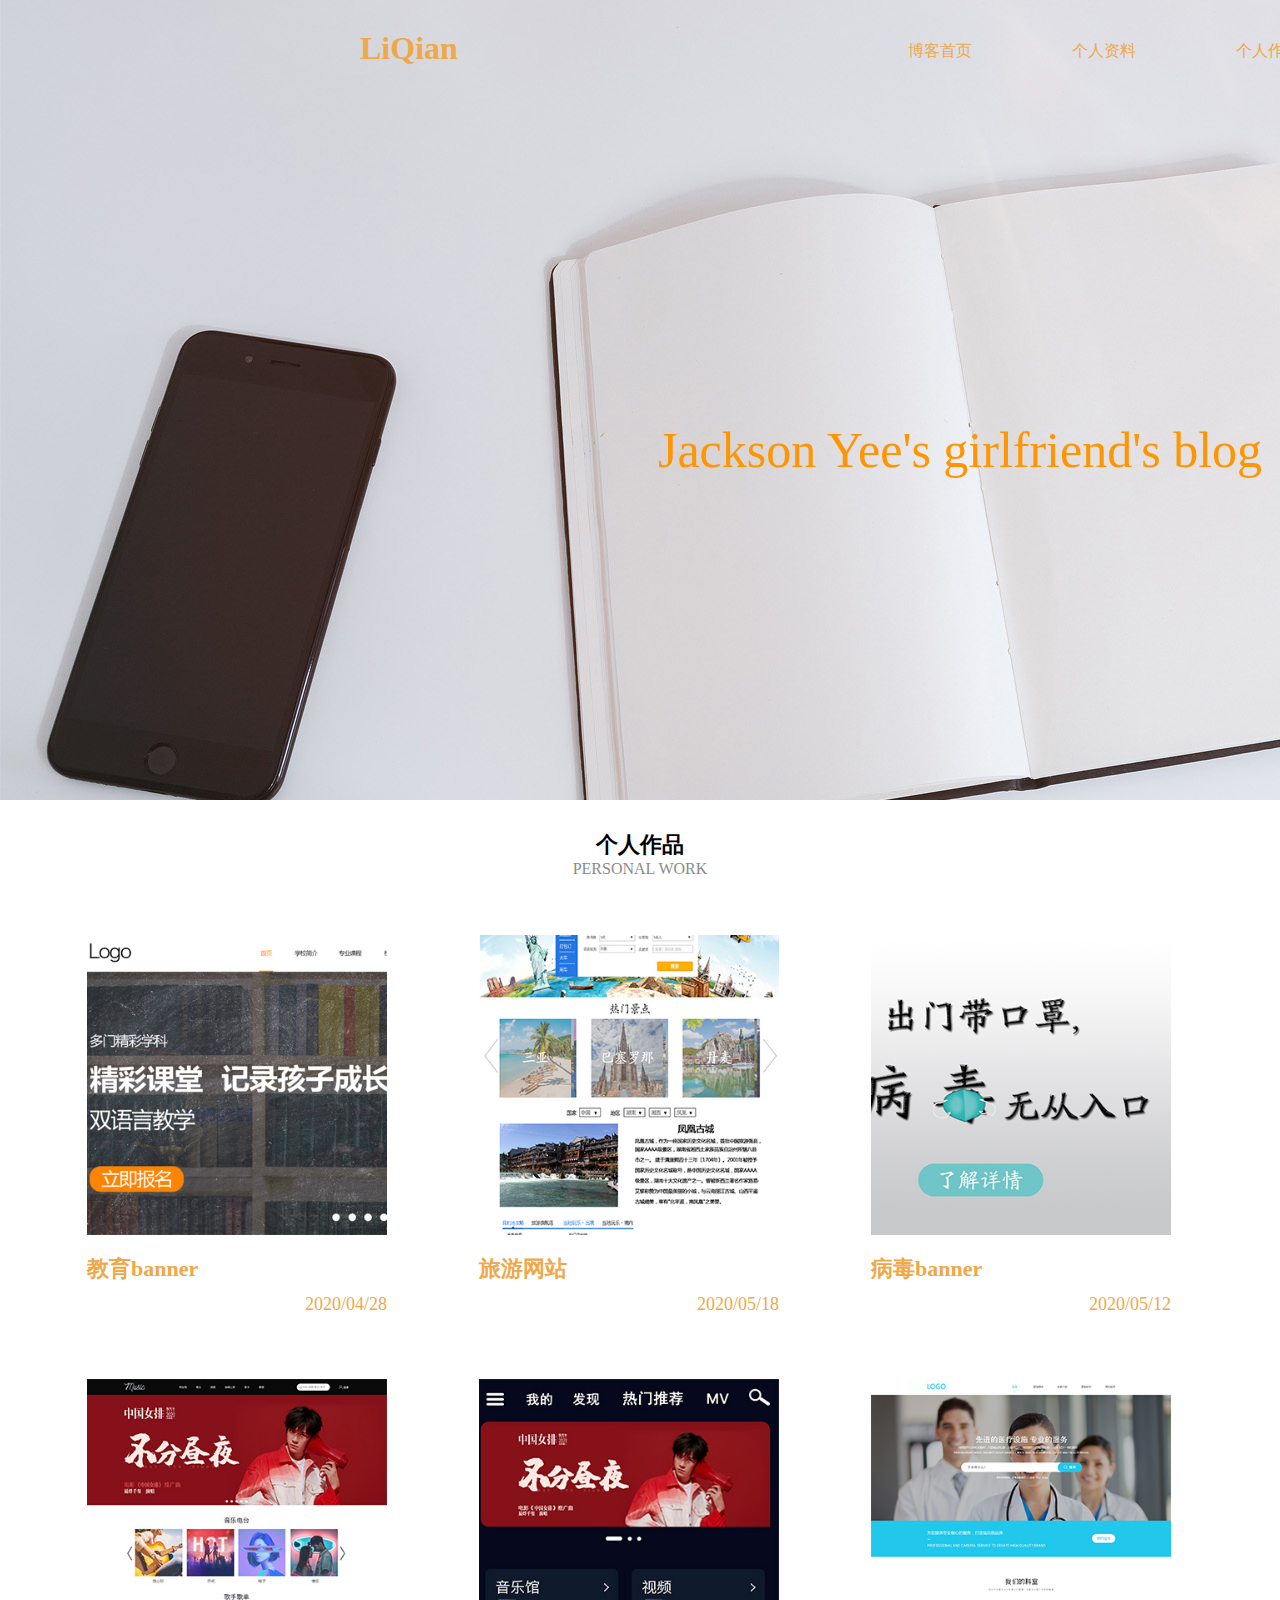
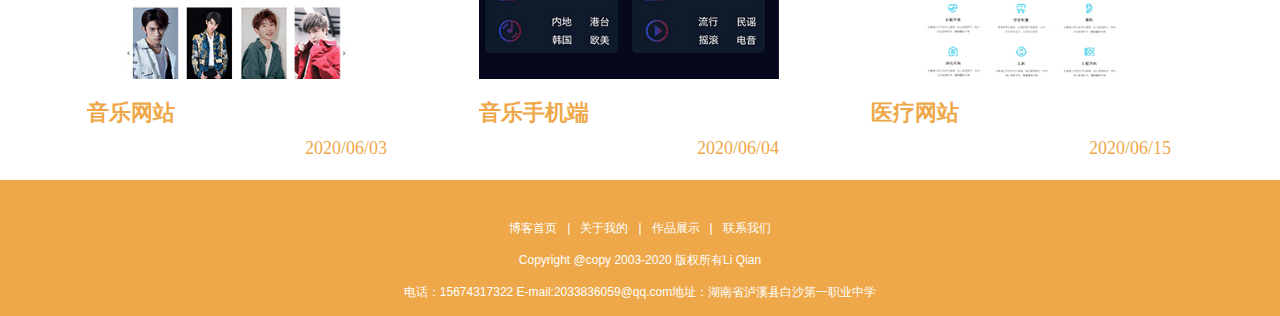
<file: index.html>
<!DOCTYPE html>
<html lang="en">
<head>
    <meta charset="UTF-8">
    <meta name="viewport" content="width=device-width, initial-scale=1.0">
    <title>Jackson Yee's girlfriend's blog</title>
    <link rel="stylesheet" href="css/index.css">
</head>
<body>
    <div class="top">
        <div class="top-1">
            <h1>LiQian</h1>
            <ul>
                <li><a href="index.html">博客首页</a></li>
                <li><a href="#">个人资料</a></li>
                <li><a href="#">个人作品</a></li>
                <li><a href="#">联系方式</a></li>
            </ul>
        </div>
        <div class="banner">
            <p>Jackson Yee's girlfriend's blog</p>
        </div>
    </div>
    <div class="main">
        <div class="main-2">
            <div class="main1">
                <dl>
                    <dt>个人作品</dt>
                    <dd>PERSONAL WORK</dd>
                </dl>
            </div>
            <div class="main2">
                <a href="01.html"> <img src="images/1.jpg" alt="" width="300px"></a>
                <dl>
                    <dt>教育banner</dt>
                    <dd>2020/04/28</dd>
                </dl>
            </div>
            <div class="main2">
                <a href="03.html"> <img src="images/3.jpg" alt="" width="300px"></a>
                <dl>
                    <dt>旅游网站</dt>
                    <dd>2020/05/18</dd>
                </dl>
            </div>
            <div class="main2">
                <a href="02.html"> <img src="images/2.jpg" alt="" width="300px"></a>
                <dl>
                    <dt>病毒banner</dt>
                    <dd>2020/05/12</dd>
                </dl>
            </div>
            <div class="main2">
                <a href="06.html"> <img src="images/6.jpg" alt="" width="300px"></a>
                <dl>
                    <dt>音乐网站</dt>
                    <dd>2020/06/03</dd>
                </dl>
            </div>
            <div class="main2">
                <a href="05.html"> <img src="images/5.jpg" alt="" width="300px"></a>
                <dl>
                    <dt>音乐手机端</dt>
                    <dd>2020/06/04</dd>
                </dl>
            </div>
            <div class="main2">
                <a href="04.html"> <img src="images/4.jpg" alt="" width="300px"></a>
                <dl>
                    <dt>医疗网站</dt>
                    <dd>2020/06/15</dd>
                </dl>
            </div>
        </div>
    </div>
    <div class="footer">
        <div class="footer-1">
			<p class="f-f">
				<a href="#">博客首页</a>&nbsp;&nbsp;&nbsp;|&nbsp;&nbsp;
				<a href="#">关于我的</a>&nbsp;&nbsp;&nbsp;|&nbsp;&nbsp;
				<a href="#">作品展示</a>&nbsp;&nbsp;&nbsp;|&nbsp;&nbsp;
				<a href="#">联系我们</a>
			</p>
			<p>Copyright @copy 2003-2020  版权所有Li Qian</p>
			<p>电话：15674317322 E-mail:2033836059@qq.com地址：湖南省泸溪县白沙第一职业中学</p>
        </div>
    </div>
</body>
</html>
</file>
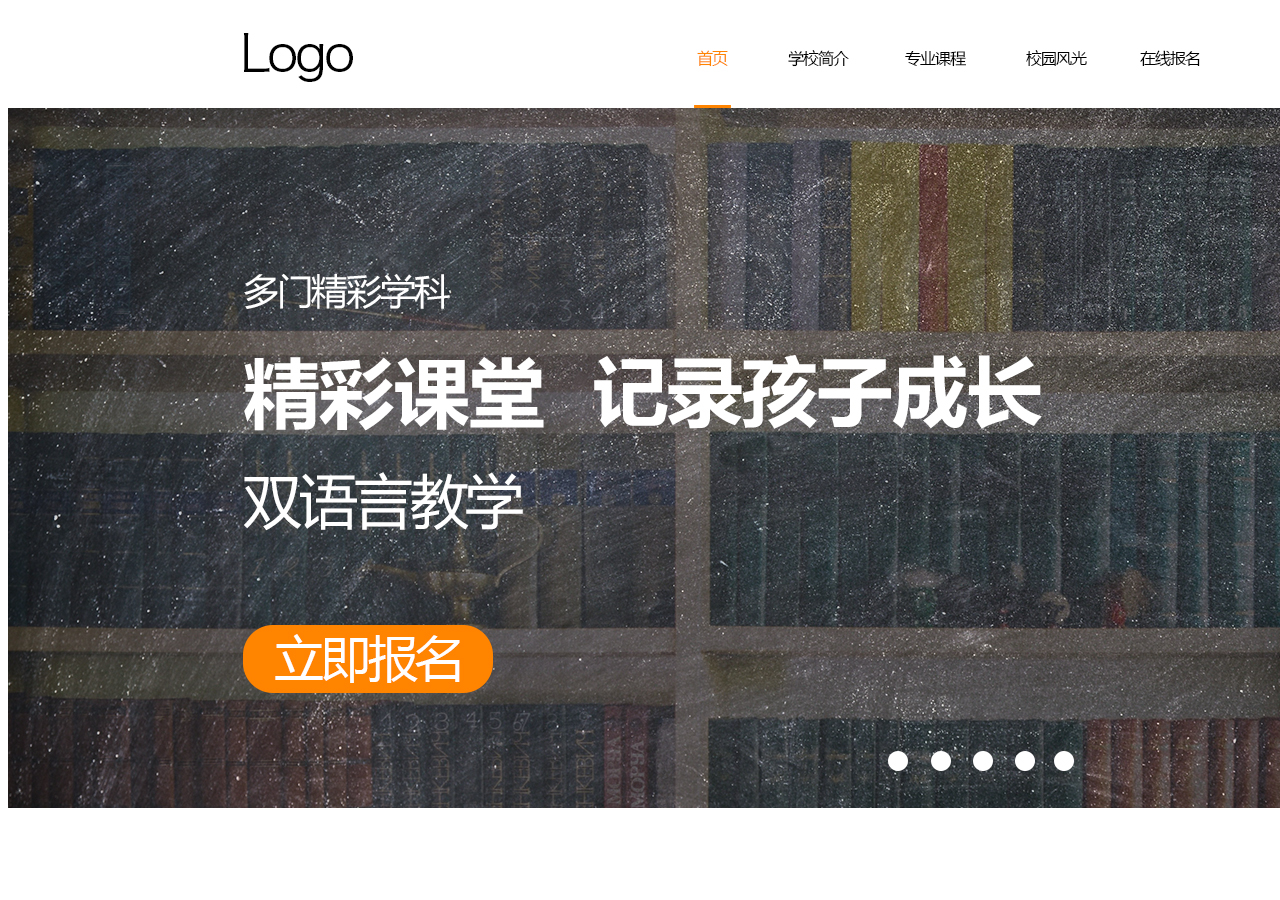
<file: 01.html>
<!DOCTYPE html>
<html lang="en">
<head>
    <meta charset="UTF-8">
    <meta name="viewport" content="width=device-width, initial-scale=1.0">
    <title>01</title>
</head>
<body>
    <img src="images/01.jpg" alt="">
</body>
</html>
</file>
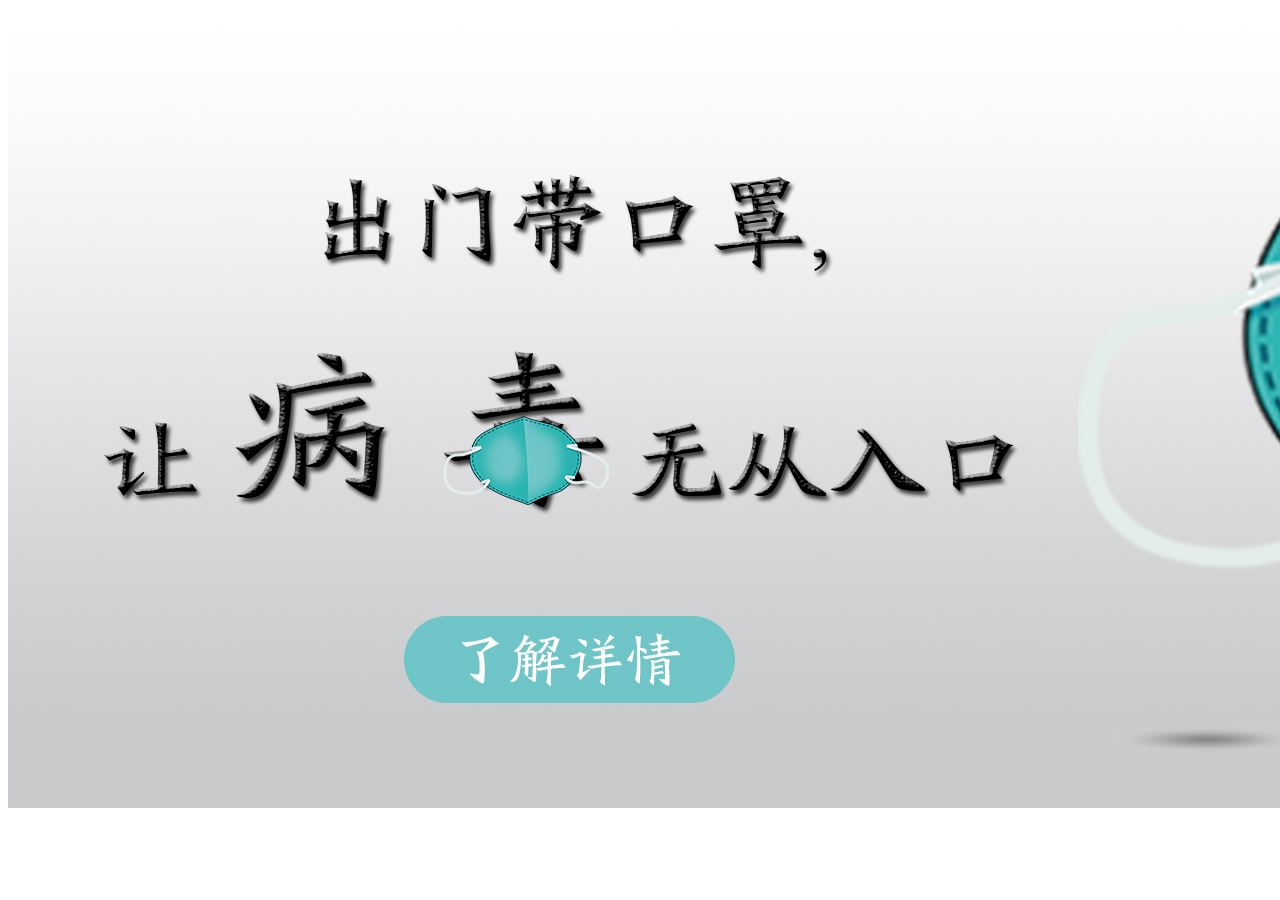
<file: 02.html>
<!DOCTYPE html>
<html lang="en">
<head>
    <meta charset="UTF-8">
    <meta name="viewport" content="width=device-width, initial-scale=1.0">
    <title>02</title>
</head>
<body>
    <img src="images/02.jpg" alt="">
</body>
</html>
</file>
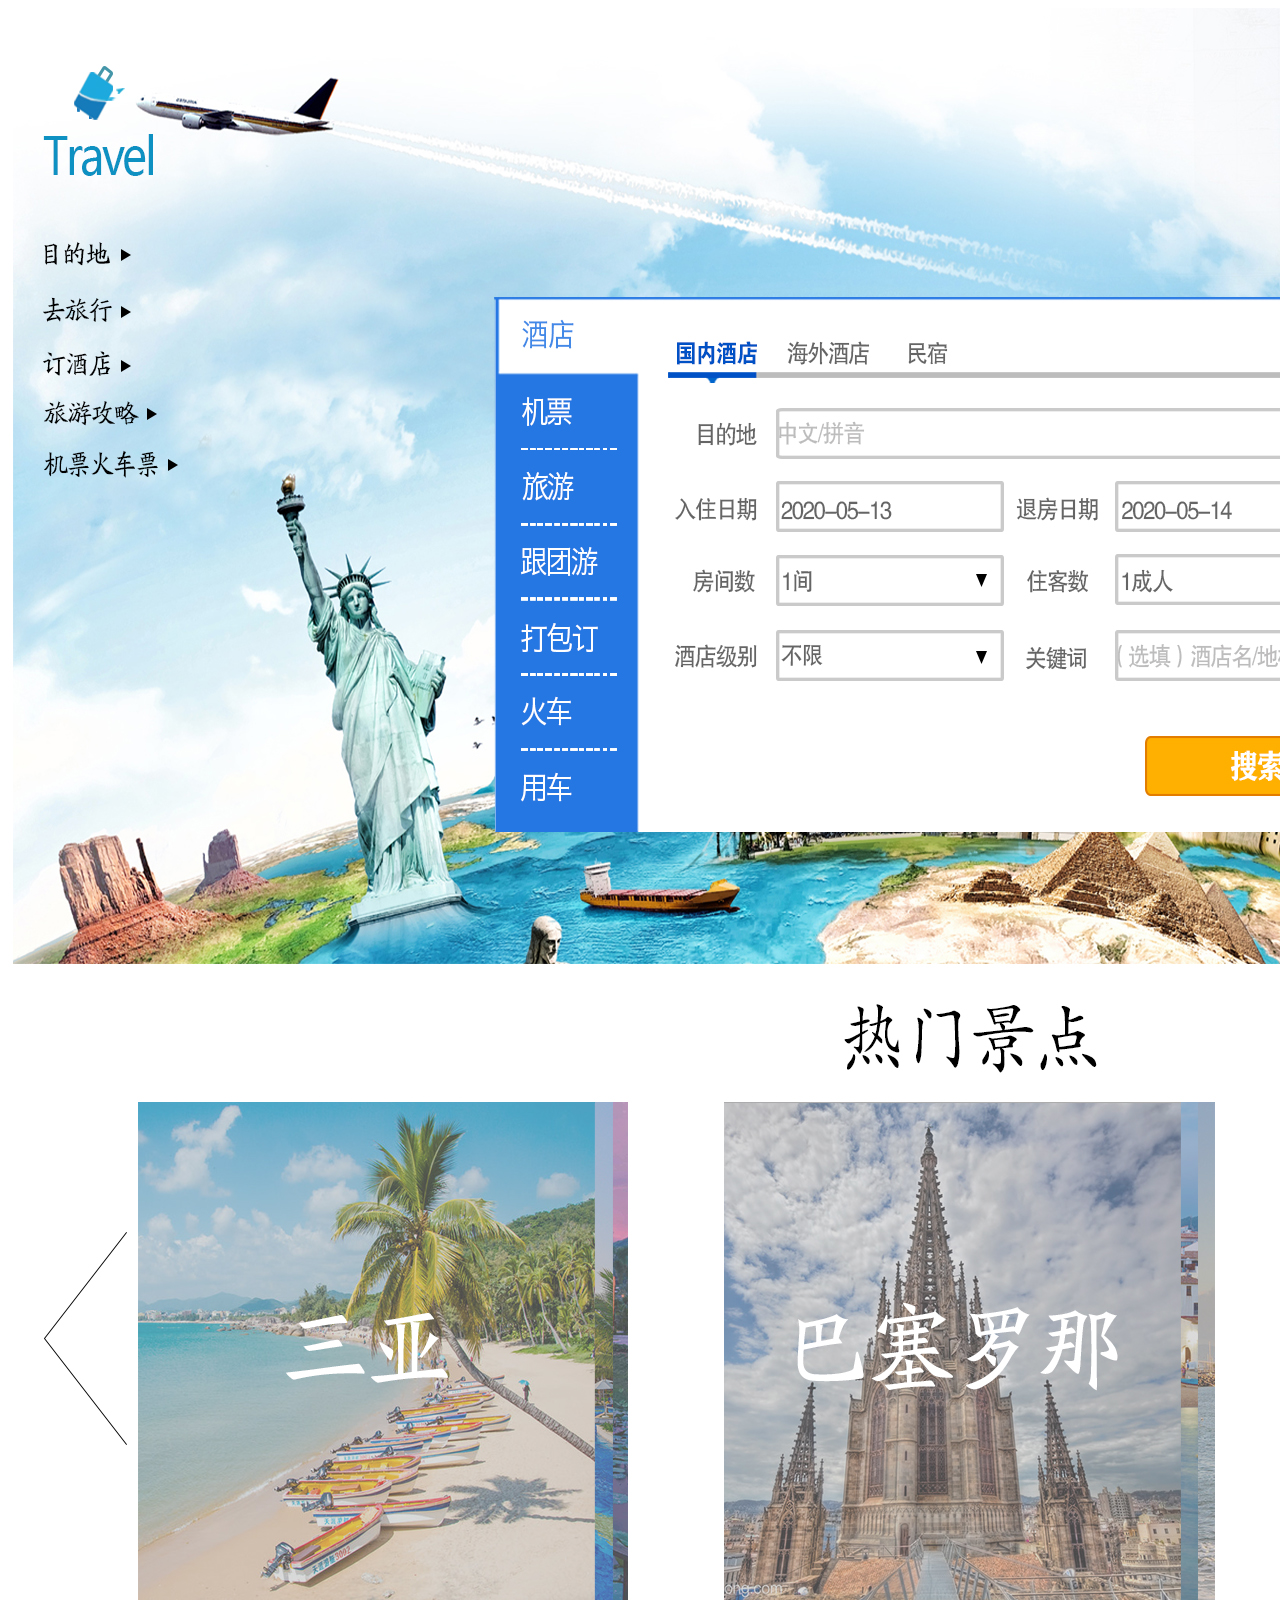
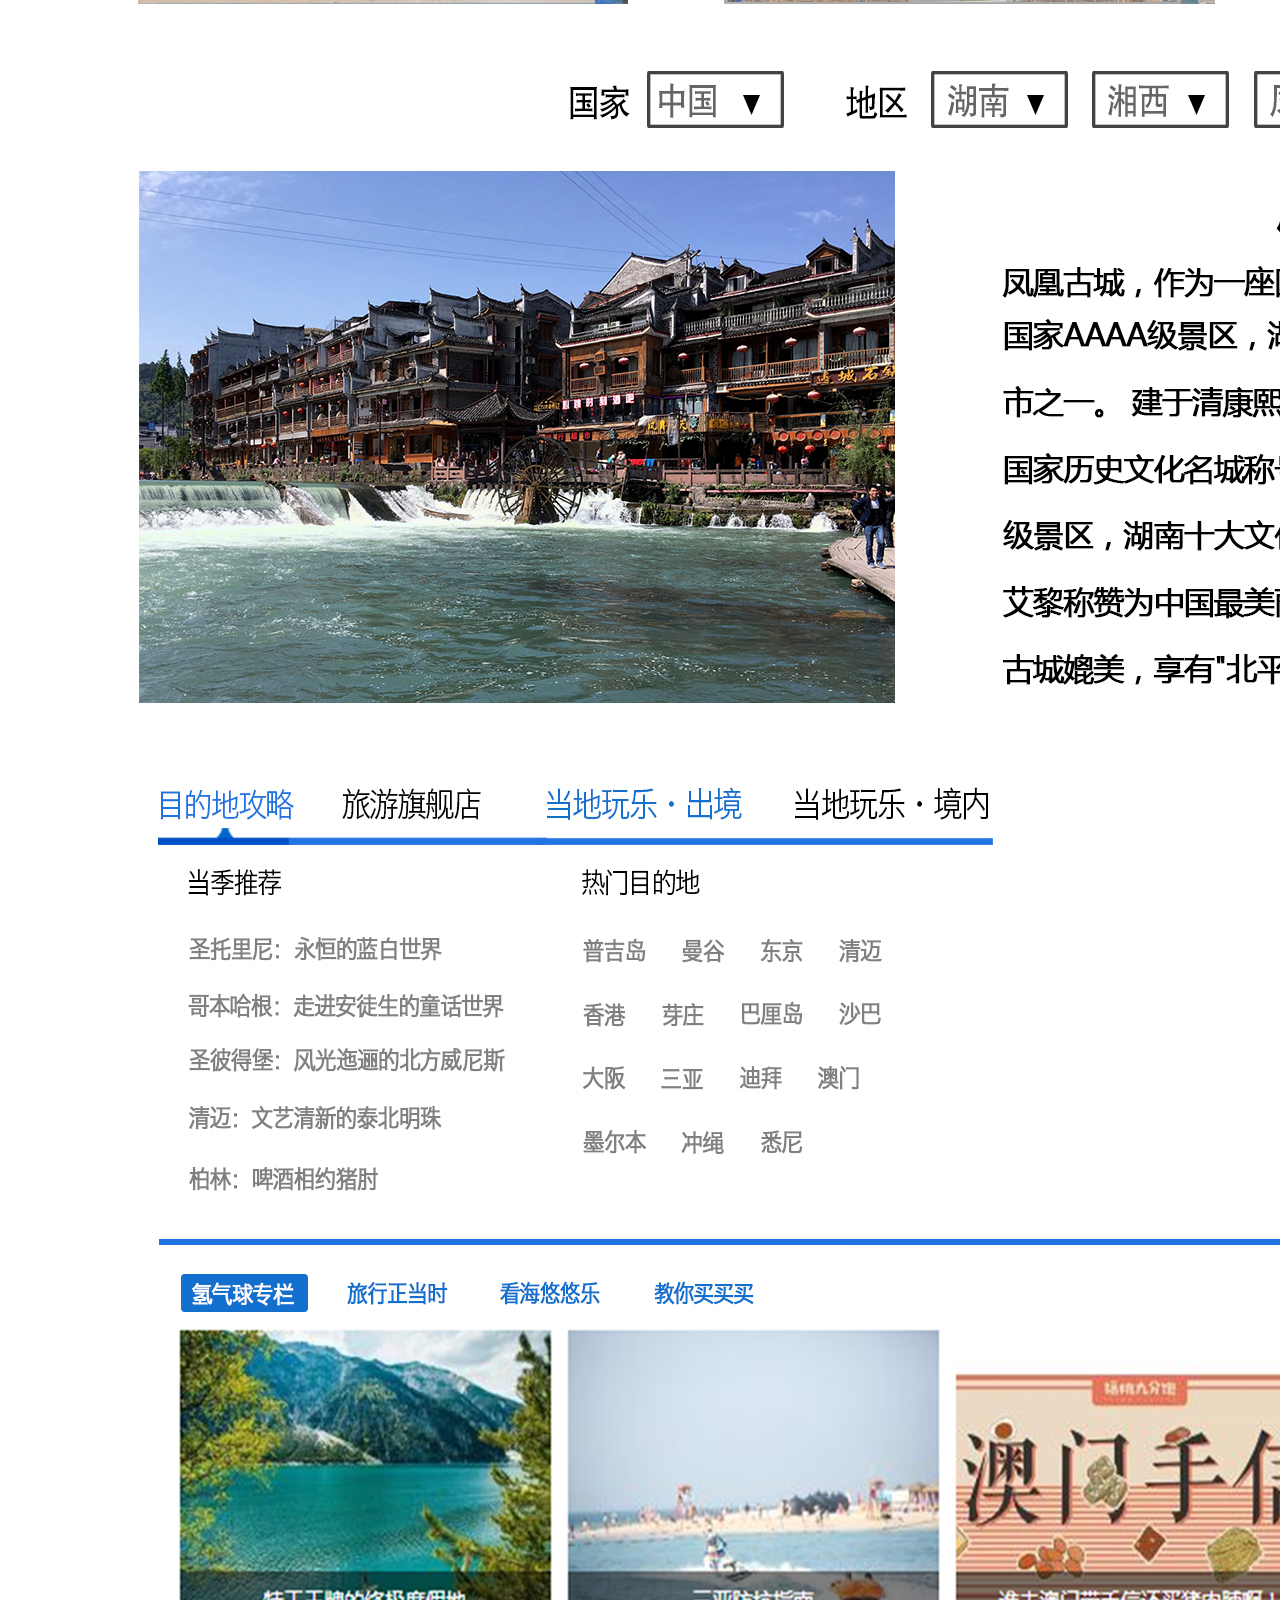
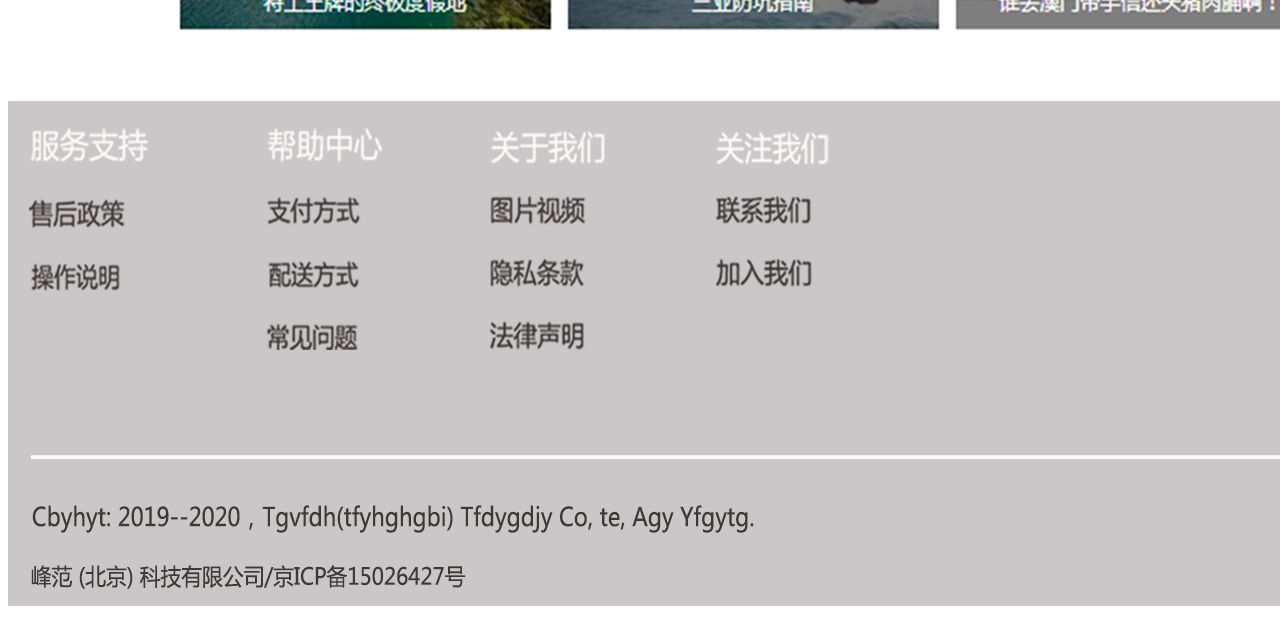
<file: 03.html>
<!DOCTYPE html>
<html lang="en">
<head>
    <meta charset="UTF-8">
    <meta name="viewport" content="width=device-width, initial-scale=1.0">
    <title>03</title>
</head>
<body>
    <img src="images/03.jpg" alt="">
</body>
</html>
</file>
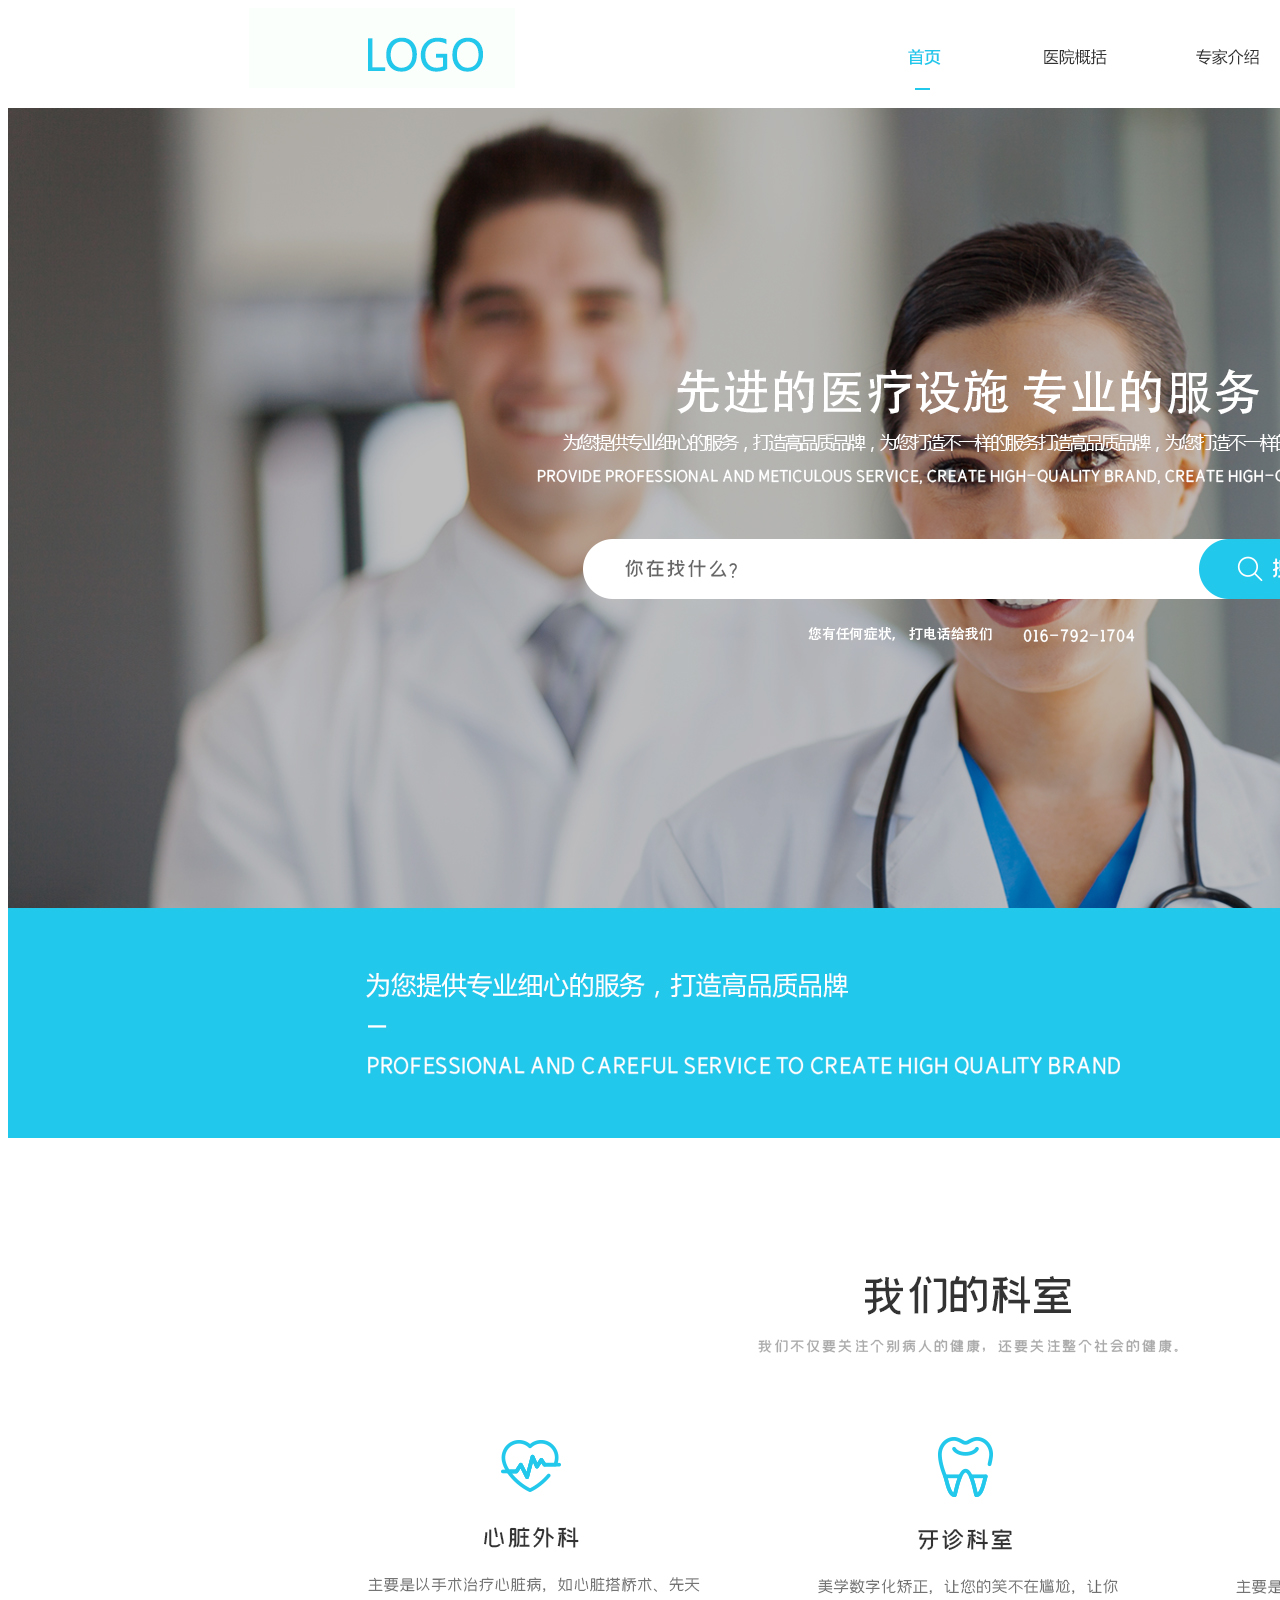
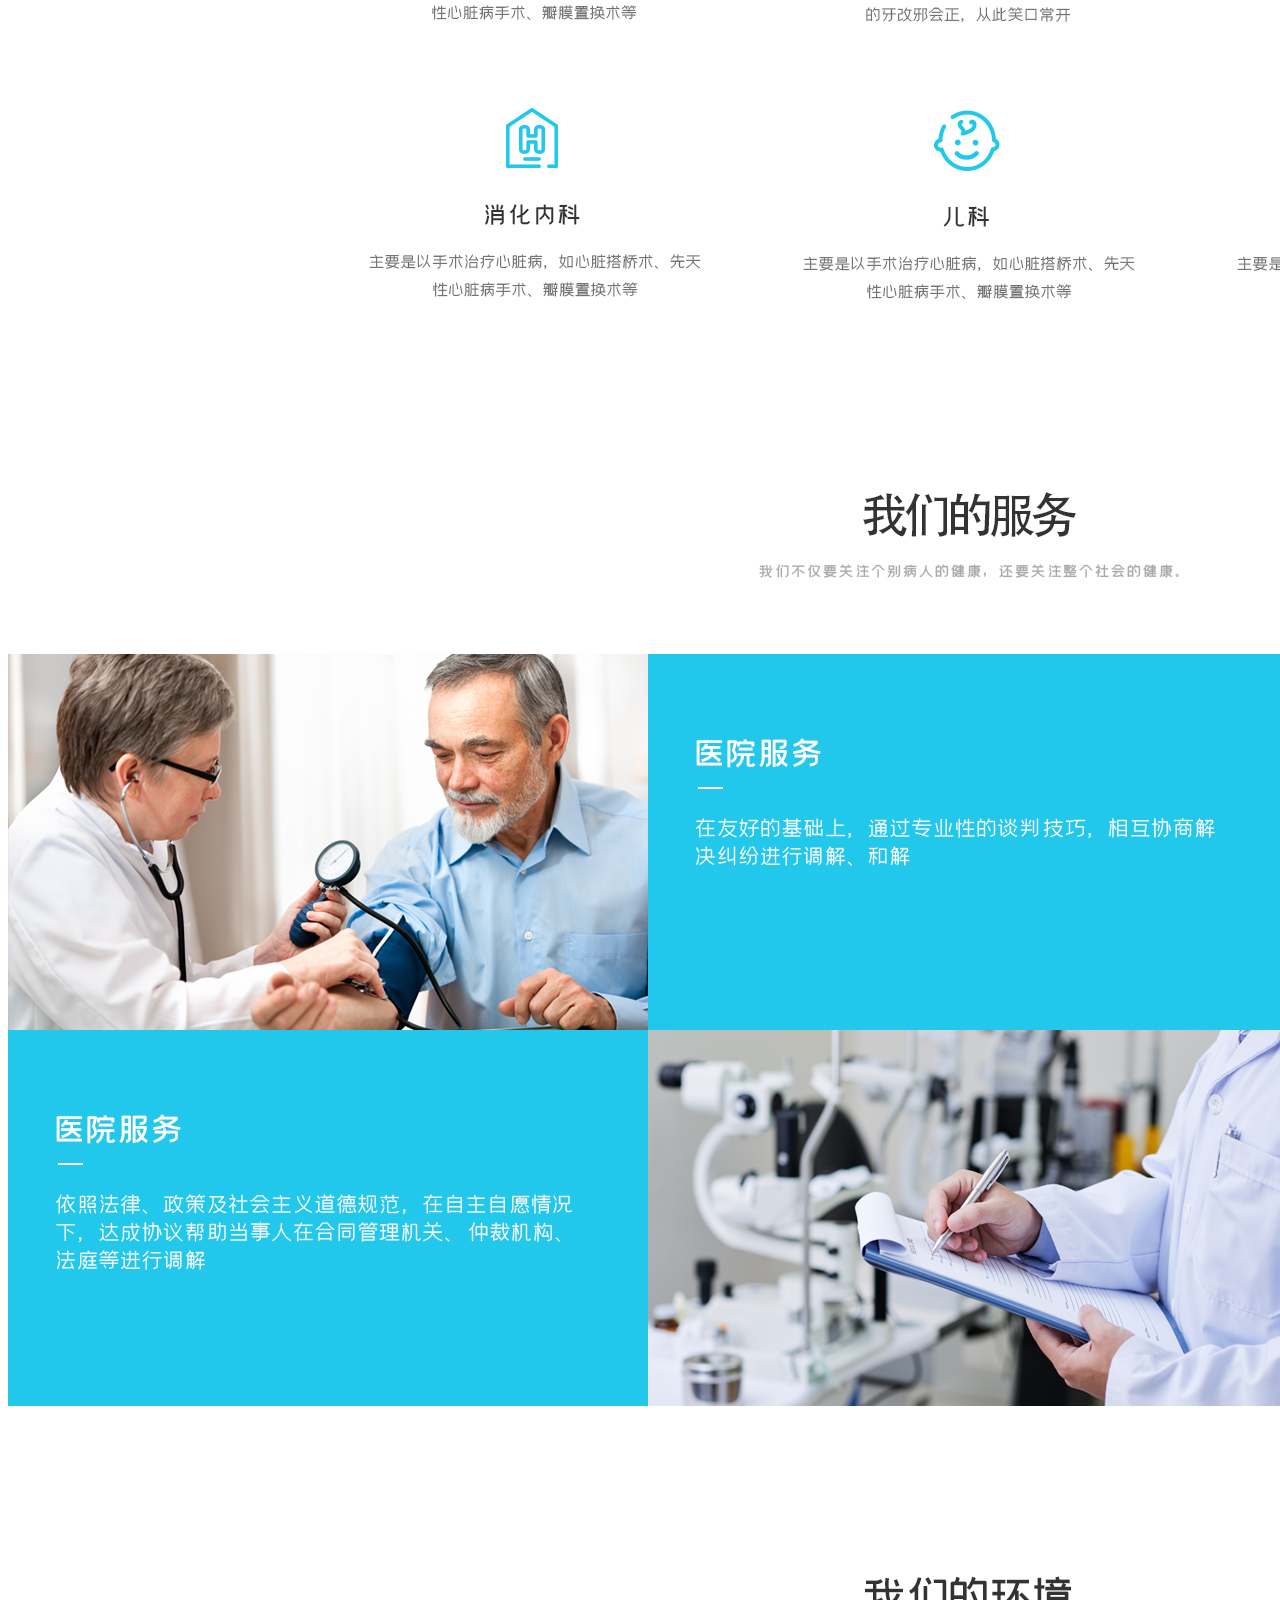
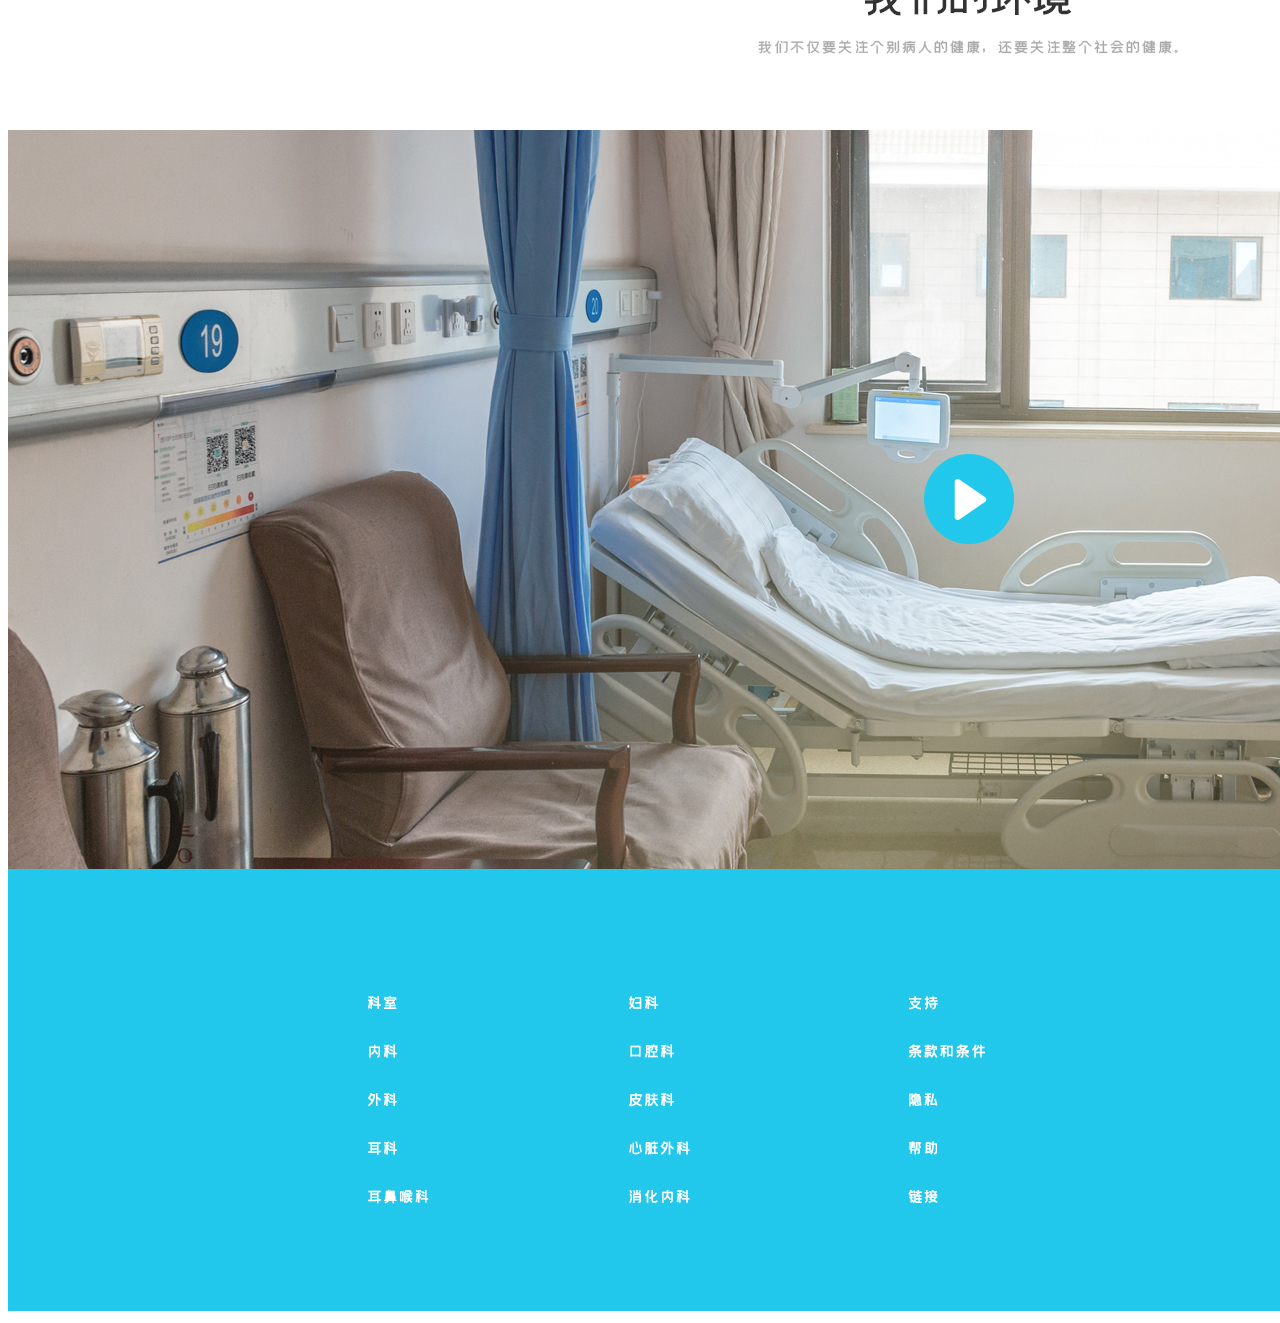
<file: 04.html>
<!DOCTYPE html>
<html lang="en">
<head>
    <meta charset="UTF-8">
    <meta name="viewport" content="width=device-width, initial-scale=1.0">
    <title>04</title>
</head>
<body>
    <img src="images/04.jpg" alt="">
</body>
</html>
</file>
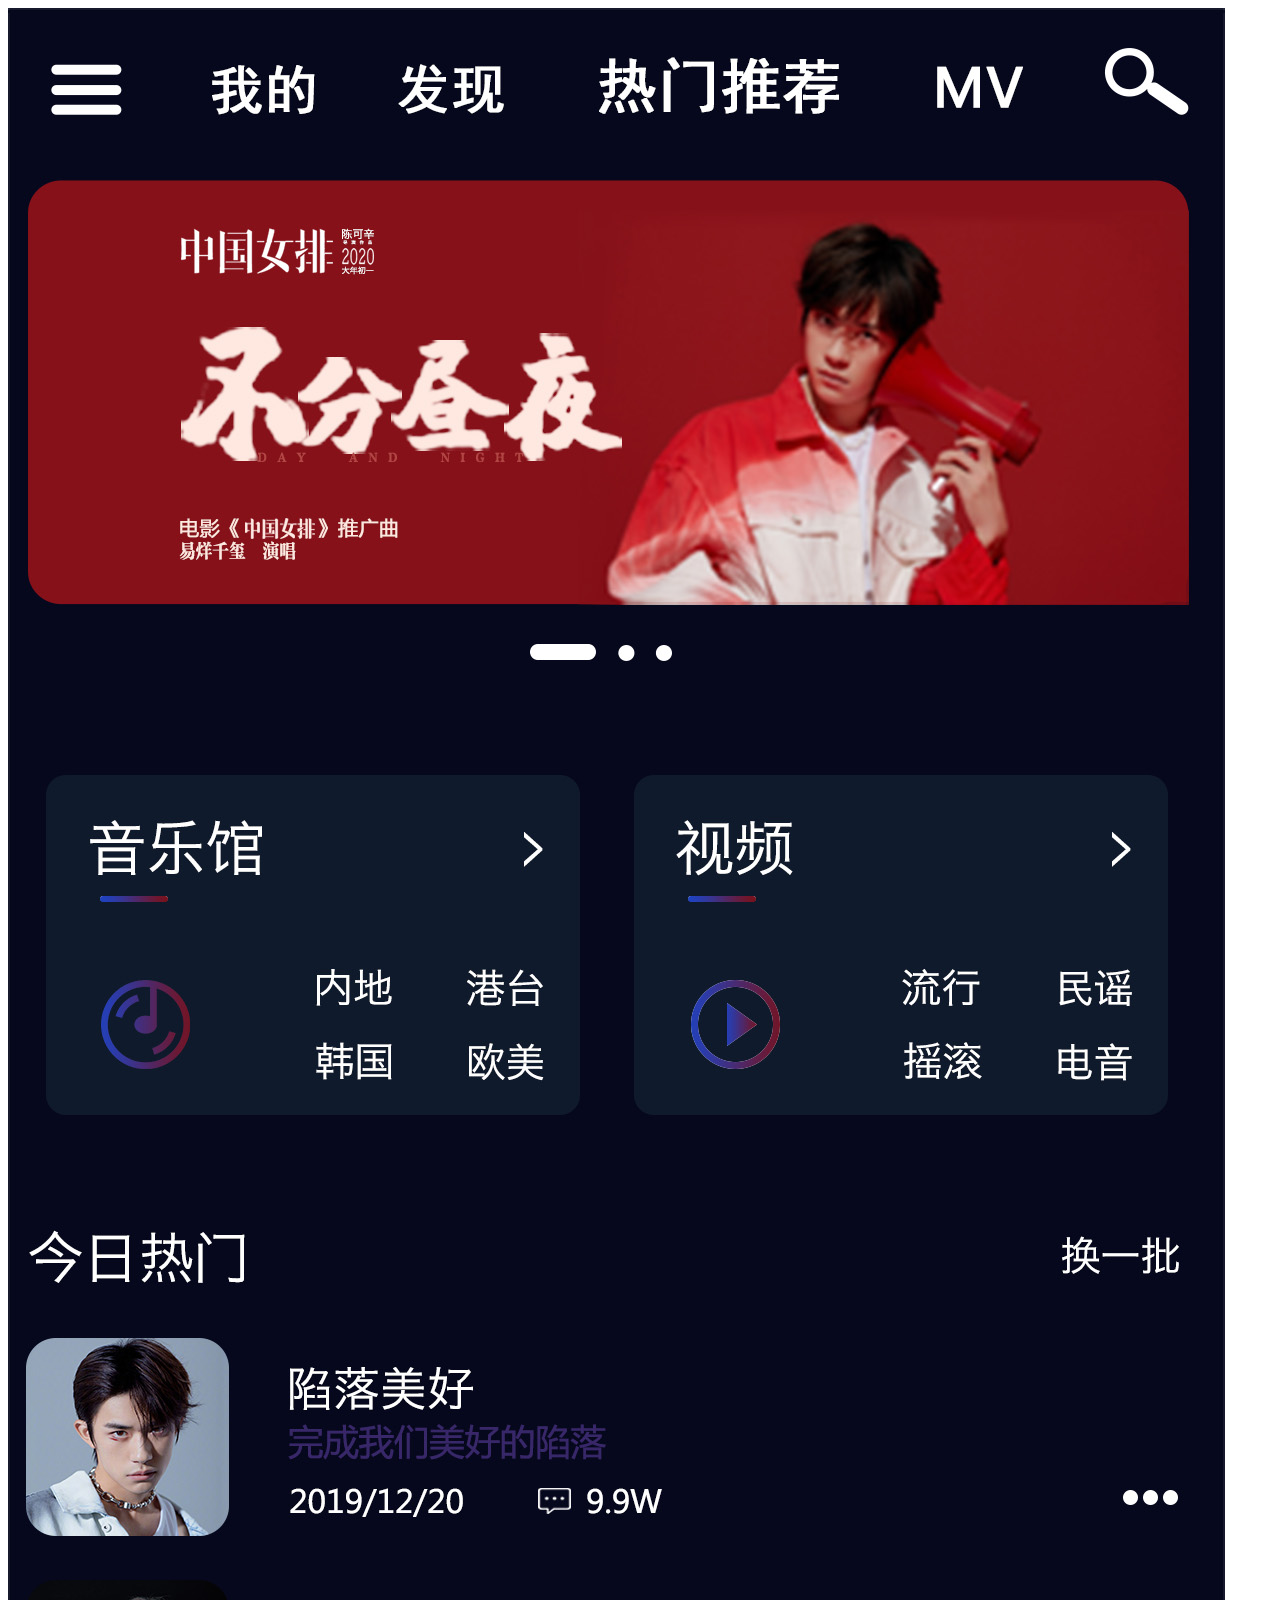
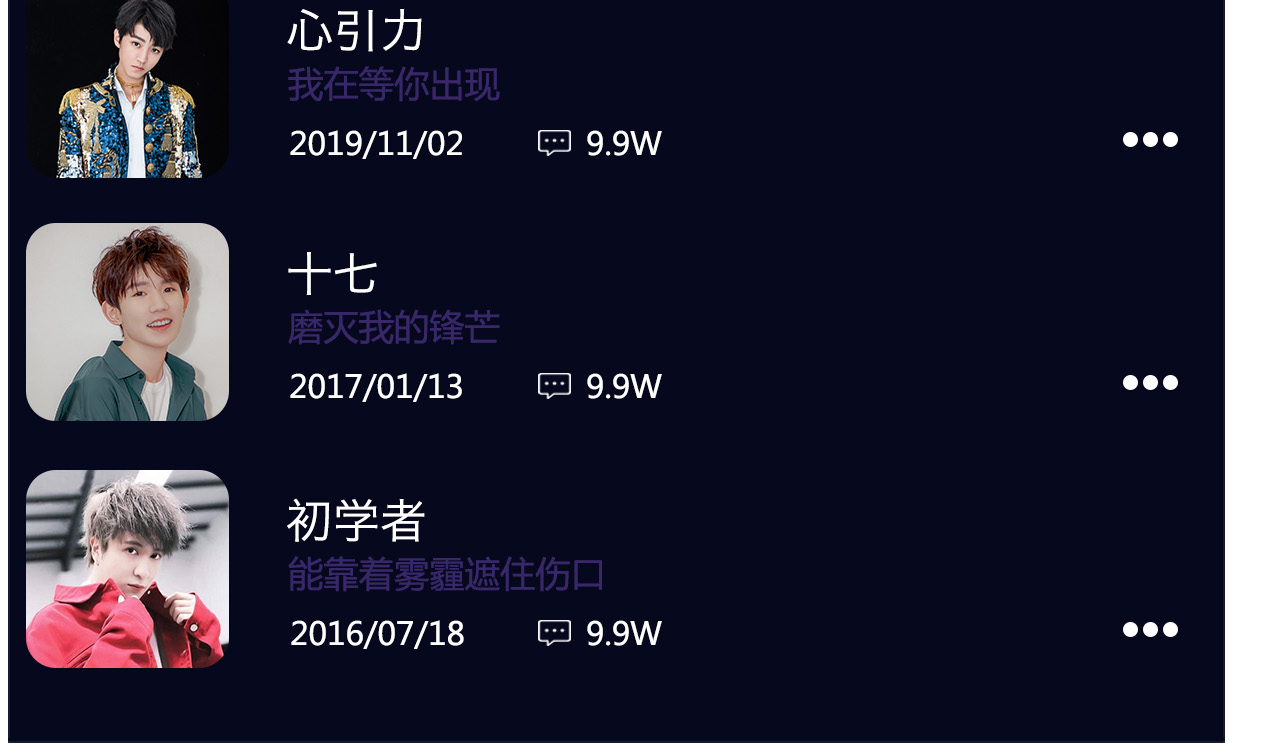
<file: 05.html>
<!DOCTYPE html>
<html lang="en">
<head>
    <meta charset="UTF-8">
    <meta name="viewport" content="width=device-width, initial-scale=1.0">
    <title>05</title>
</head>
<body>
    <img src="images/05.jpg" alt="">
</body>
</html>
</file>
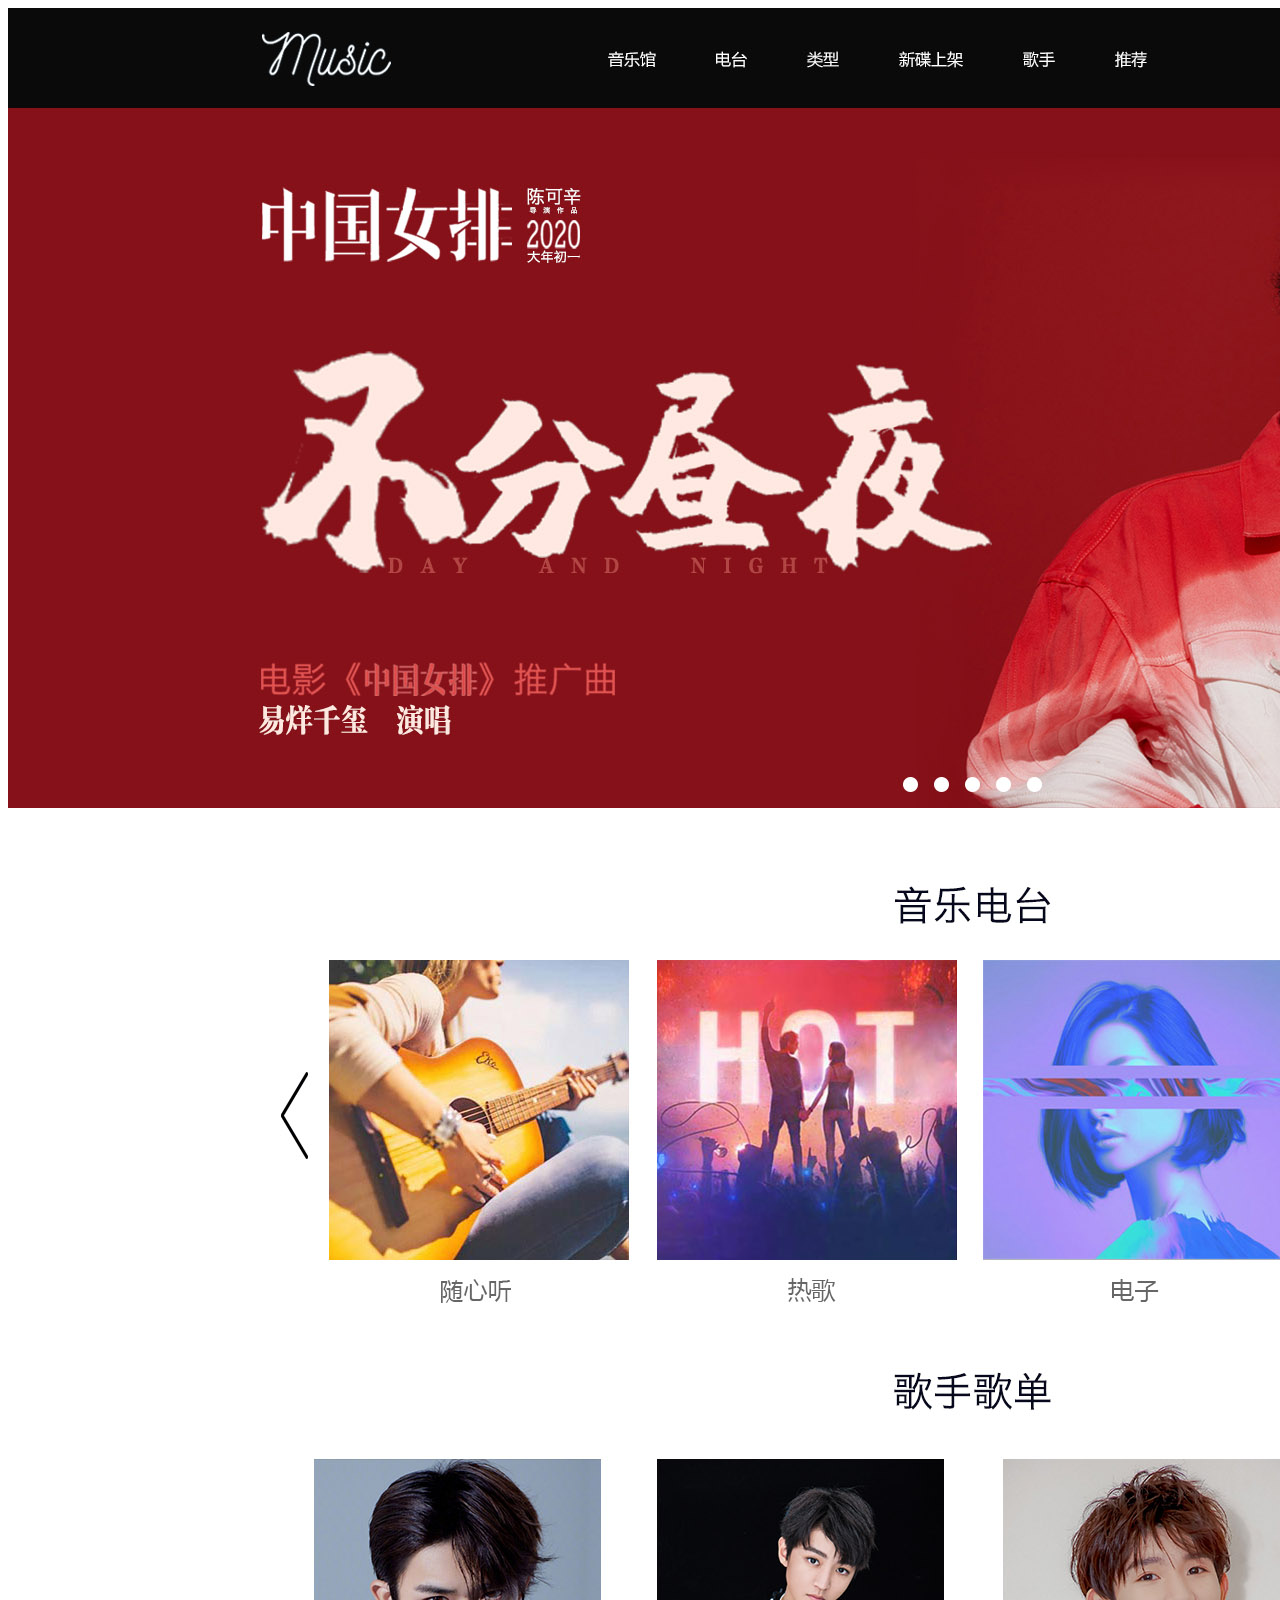
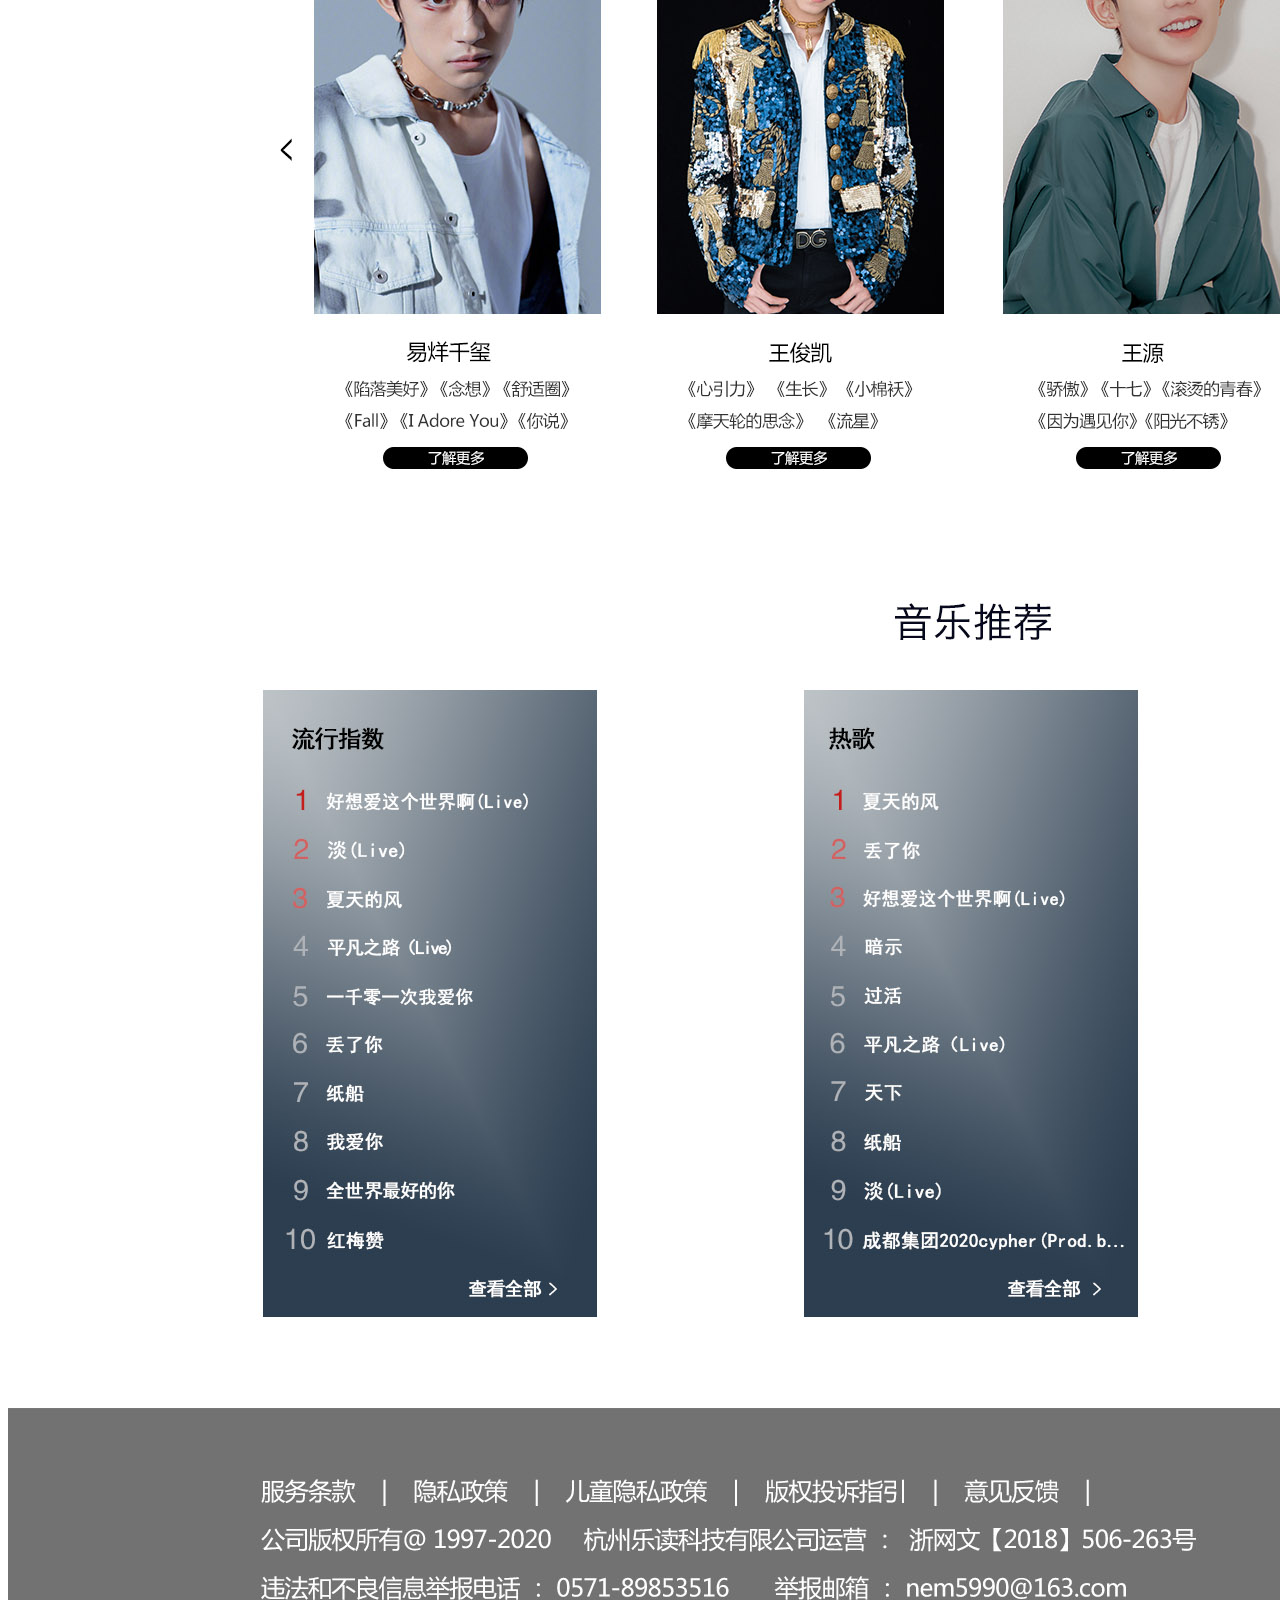
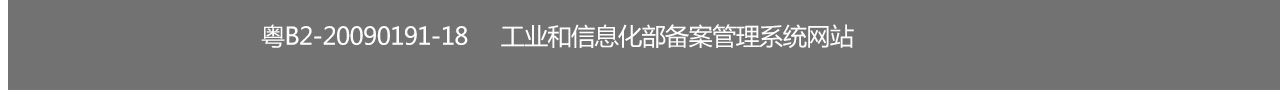
<file: 06.html>
<!DOCTYPE html>
<html lang="en">
<head>
    <meta charset="UTF-8">
    <meta name="viewport" content="width=device-width, initial-scale=1.0">
    <title>06</title>
</head>
<body>
    <img src="images/06.jpg" alt="">
</body>
</html>
</file>
<file: css/index.css>
*{
    margin: 0;
    padding: 0;
    text-decoration: none;
    list-style: none;
}
.top{
    margin: 0 auto;
    width: 100%;
    height: 800px;
    background: url(../images/banner.jpg);width: 1920px;height: 800px;
}
.top-1{
    margin: 0 auto;
    overflow: hidden;
    width: 1200px;
    height: 100px;
}
.top-1 h1{
    float: left;
    color: #eea849;
    margin-top: 30px;
}
.top-1 ul li{
    float: left;
    margin-top: 41px;
}
.top-1 ul li:first-child{
    margin-left: 400px;
}
.top-1 ul a{
    color: #eea849;
    font-size: 16px;
    padding: 0 50px;
}
.top-1 ul a:hover{
    display: block;
    width: 75px;
    line-height: 44px;
    height: 44px;
    color: #f46b45;
    border-bottom: 2px solid #f46b45;
}
/* 以上是导航部分 */

.banner{
    margin: 0 auto;
    width: 1200px;
    height: 700px;
}
.banner p{
    font-size: 50px;
    color: #ff9500;
    text-align: center;
    line-height: 700px;
}
.banner p:hover{
    font-size: 70px;
    transition:2s;
}/* 鼠标移动到上面可以慢慢变大 */

/* 以上是banner部分 */
.main{
    margin: 0 auto;
    width: 1200px;
    height: 950px;
}
.main-2 .main1{
    margin-top: 30px;
    text-align: center;
}
.main-2 .main1 dt{
    font-size: 22px;
    font-weight: bold;
}
.main-2 .main1 dd{
    font-size: 16px;
    color: #8b8b8b;
}
.main-2 .main2{
    float: left;
    width: 360px;
    height: 400px;
    color: #eea849;
    margin-top: 40px;
    margin-left: 15px;
    margin-right: 13px;
    border: 2px dotted #ffffff;
}
.main-2 .main2 img{
    margin-top: 15px;
    margin-left: 30px;
}
.main-2 .main2 dt{
    margin-top: 15px;
    font-size: 22px;
    font-weight: bold;
    margin-left: 30px;
}
.main-2 .main2 dd{
    float: right;
    margin-top: 10px;
    font-size: 18px;
    margin-right: 30px;
}
.main-2 .main2:hover{
    border: 2px dotted #eea849;
    color: #f46b45;
    width: 380px;
    height: 400px;
    transition:2s;
}/* 鼠标移到上面的效果 */

/* 以上是作品集 */
.footer{
    margin: 0 auto;
    height: 136px;
    background: #eea849;
}
.footer-1{
    width: 1141px;
    margin: 0 auto;
}
.footer-1 a{
    color: #ffffff;
}
.footer-1 p{
    display: block;
    color: #ffffff;
    font: 12px "微软雅黑",Arial;
    margin-bottom: 15px;
    text-align: center;
}
.footer-1 .f-f{
    padding-top: 40px;
}
/* 尾部 */
</file>
